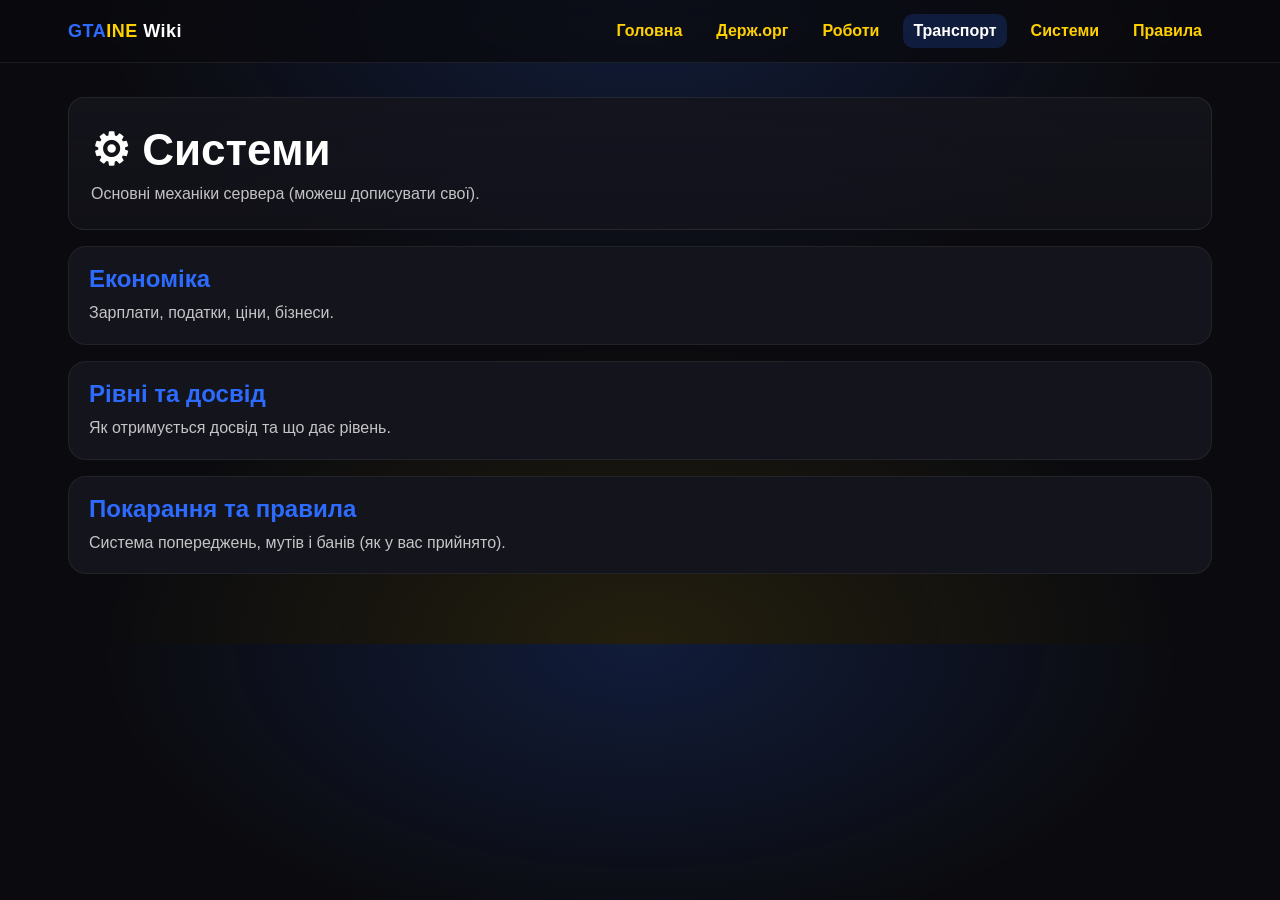
<file: systemy.html>
<!DOCTYPE html>
<html lang="uk">
<head>
<meta charset="UTF-8">
<meta name="viewport" content="width=device-width, initial-scale=1.0">
<title>Системи | GTAINE Wiki</title>
<link rel="stylesheet" href="assets/style.css">

<style>
.block{
  background:#14141c;
  border-radius:18px;
  padding:18px 20px;
  border:1px solid rgba(255,255,255,0.06);
  margin-top:16px;
  transition:0.25s;
}
.block:hover{transform:translateY(-2px); border-color:rgba(45,107,255,0.35);}
.block h2{margin:0 0 8px 0; color:#2d6bff;}
.block p{margin:0; color:rgba(255,255,255,.75); line-height:1.55;}
</style>
</head>

<body>
<div class="nav">
  <div class="nav__inner">
    <div class="brand"><span class="b">GTA</span><span class="y">INE</span> Wiki</div>
    <div class="menu">
      <a href="index.html">Головна</a>
      <a href="orgs/index.html">Держ.орг</a>
      <a href="jobs/index.html">Роботи</a>
      <a class="active" href="transport.html">Транспорт</a>
      <a href="systemy.html">Системи</a>
     <a href="rules.html">Правила</a>
    </div>
  </div>
</div>

<div class="container">

  <div class="hero">
    <h1>⚙ Системи</h1>
    <p>Основні механіки сервера (можеш дописувати свої).</p>
  </div>

  <div class="block">
    <h2>Економіка</h2>
    <p>Зарплати, податки, ціни, бізнеси.</p>
  </div>

  <div class="block">
    <h2>Рівні та досвід</h2>
    <p>Як отримується досвід та що дає рівень.</p>
  </div>

  <div class="block">
    <h2>Покарання та правила</h2>
    <p>Система попереджень, мутів і банів (як у вас прийнято).</p>
  </div>

</div>

</body>
</html>
</file>
<file: assets/style.css>
:root{
  --bg:#0b0b0f;
  --panel:#14141c;
  --panel2:#1b1b26;
  --text:#ffffff;
  --muted:rgba(255,255,255,.75);
  --blue:#2d6bff;
  --yellow:#ffd000;
  --line:rgba(255,255,255,.08);
  --radius:16px;
}

*{box-sizing:border-box}
body{
  margin:0;
  font-family:Arial, sans-serif;
  background: radial-gradient(900px 500px at 50% 0%, rgba(45,107,255,.18), transparent 60%),
              radial-gradient(900px 500px at 50% 100%, rgba(255,208,0,.10), transparent 60%),
              var(--bg);
  color:var(--text);
}

a{color:inherit;text-decoration:none}

.nav{
  position:sticky; top:0; z-index:10;
  background:rgba(10,10,14,.75);
  backdrop-filter: blur(10px);
  border-bottom:1px solid var(--line);
}
.nav__inner{
  max-width:1180px; margin:0 auto;
  padding:14px 18px;
  display:flex; align-items:center; justify-content:space-between;
  gap:14px;
}
.brand{
  font-weight:900; letter-spacing:.5px;
  font-size:18px;
}
.brand .b{color:var(--blue)}
.brand .y{color:var(--yellow)}
.menu{display:flex; gap:14px; flex-wrap:wrap; justify-content:center}
.menu a{
  color:var(--yellow);
  font-weight:700;
  padding:8px 10px;
  border-radius:10px;
}
.menu a:hover{background:rgba(255,208,0,.12)}
.menu a.active{background:rgba(45,107,255,.18); color:#fff}

.container{max-width:1180px;margin:0 auto;padding:34px 18px 70px}

.hero{
  padding:26px 22px;
  border:1px solid var(--line);
  background:linear-gradient(180deg, rgba(20,20,28,.9), rgba(20,20,28,.65));
  border-radius:var(--radius);
}
.hero h1{margin:0;font-size:44px}
.hero p{margin:10px 0 0;color:var(--muted)}

.grid{
  margin-top:18px;
  display:grid;
  grid-template-columns: repeat(auto-fit, minmax(260px, 1fr));
  gap:16px;
}
.card{
  border:1px solid var(--line);
  background:linear-gradient(180deg, var(--panel), var(--panel2));
  border-radius:var(--radius);
  padding:18px 18px;
  transition:.2s;
}
.card:hover{transform:translateY(-2px); border-color:rgba(45,107,255,.30)}
.card__top{display:flex; align-items:center; gap:12px}
.card__icon{font-size:22px}
.card__title{font-size:18px;font-weight:900}
.card__sub{margin-top:8px;color:var(--muted);font-size:14px}

.page{
  border:1px solid var(--line);
  background:linear-gradient(180deg, rgba(20,20,28,.95), rgba(20,20,28,.70));
  border-radius:var(--radius);
  overflow:hidden;
}
.cover{
  height:220px;
  background:
    linear-gradient(180deg, rgba(0,0,0,.15), rgba(0,0,0,.75)),
    radial-gradient(800px 260px at 15% 30%, rgba(45,107,255,.35), transparent 60%),
    radial-gradient(800px 260px at 85% 30%, rgba(255,208,0,.22), transparent 60%),
    #111;
  display:flex;
  align-items:flex-end;
  padding:22px;
}
.cover h1{margin:0;font-size:38px}
.content{padding:22px}
.badges{display:flex;gap:10px;flex-wrap:wrap;margin-top:10px}
.badge{
  border:1px solid var(--line);
  background:rgba(255,255,255,.05);
  padding:7px 10px;
  border-radius:999px;
  color:var(--muted);
  font-size:13px;
}
.section{margin-top:16px}
.section h2{margin:0 0 8px 0; color:var(--blue)}
.section p, .section li{color:var(--muted); line-height:1.55}
.section ul{margin:0 0 0 18px}
.hr{height:1px;background:var(--line);margin:18px 0}
.back{
  display:inline-block;
  margin-top:18px;
  color:var(--yellow);
  font-weight:800;
}
.back:hover{text-decoration:underline}
</file>
